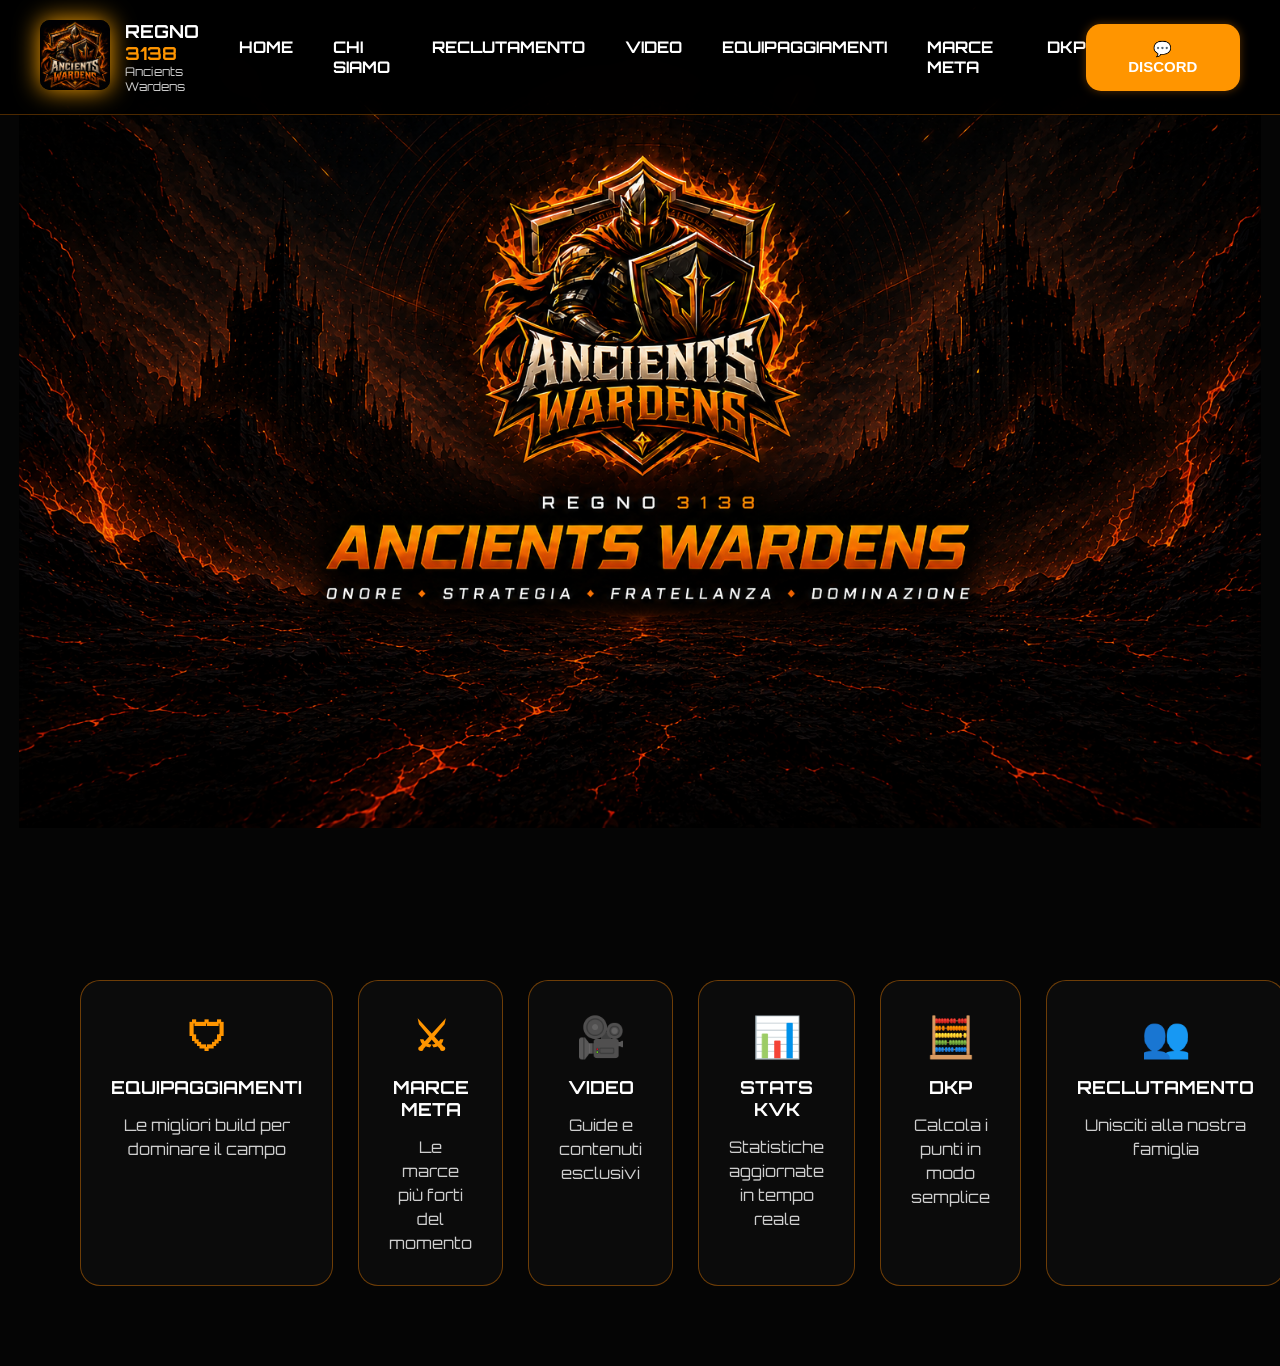
<file: index.html>
<!DOCTYPE html>
<html lang="it">
<head>
<meta charset="UTF-8">
<meta name="viewport" content="width=device-width,initial-scale=1">
<title>Regno 3138 | Ancients Wardens</title>

<link rel="stylesheet" href="style.css">

<link href="https://fonts.googleapis.com/css2?family=Orbitron:wght@400;600;700;800&display=swap" rel="stylesheet">

</head>

<body>

<nav>

<div class="logo-area">

<div class="logo">
<img src="assets/logo.png">
</div>

<div>

<h2>REGNO <span>3138</span></h2>

<p>Ancients Wardens</p>

</div>

</div>

<ul>

<li class="active">HOME</li>

<li><a href="chi-siamo.html">CHI SIAMO</a></li>

<li>RECLUTAMENTO</li>

<li>VIDEO</li>

<li>
<a href="equipaggiamenti.html">
EQUIPAGGIAMENTI
</a>
</li>

<li>
<a href="marcemeta.html">
MARCE META
</a>
</li>

<li>
<a href="dkp-calculator.html">
DKP
</a>
</li>

</ul>

<a href="https://discord.gg/dydZCmckdP" target="_blank">

<button class="discord-btn">

💬 DISCORD

</button>

</a>

</nav>


<section class="hero">

<div class="hero-content">

</section>

<section class="cards">

<div class="card">

<h3>🛡</h3>

<h2>EQUIPAGGIAMENTI</h2>

<p>
Le migliori build
per dominare il campo
</p>

</div>


<div class="card">

<h3>⚔</h3>

<h2>MARCE META</h2>

<p>
Le marce più forti
del momento
</p>

</div>


<div class="card">

<h3>🎥</h3>

<h2>VIDEO</h2>

<p>
Guide e contenuti
esclusivi
</p>

</div>


<div class="card">

<h3>📊</h3>

<h2>STATS KVK</h2>

<p>
Statistiche aggiornate
in tempo reale
</p>

</div>


<div class="card">

<h3>🧮</h3>

<h2>DKP</h2>

<p>
Calcola i punti
in modo semplice
</p>

</div>


<div class="card">

<h3>👥</h3>

<h2>RECLUTAMENTO</h2>

<p>
Unisciti
alla nostra famiglia
</p>

</div>

</section>

</body>
</html>
</file>
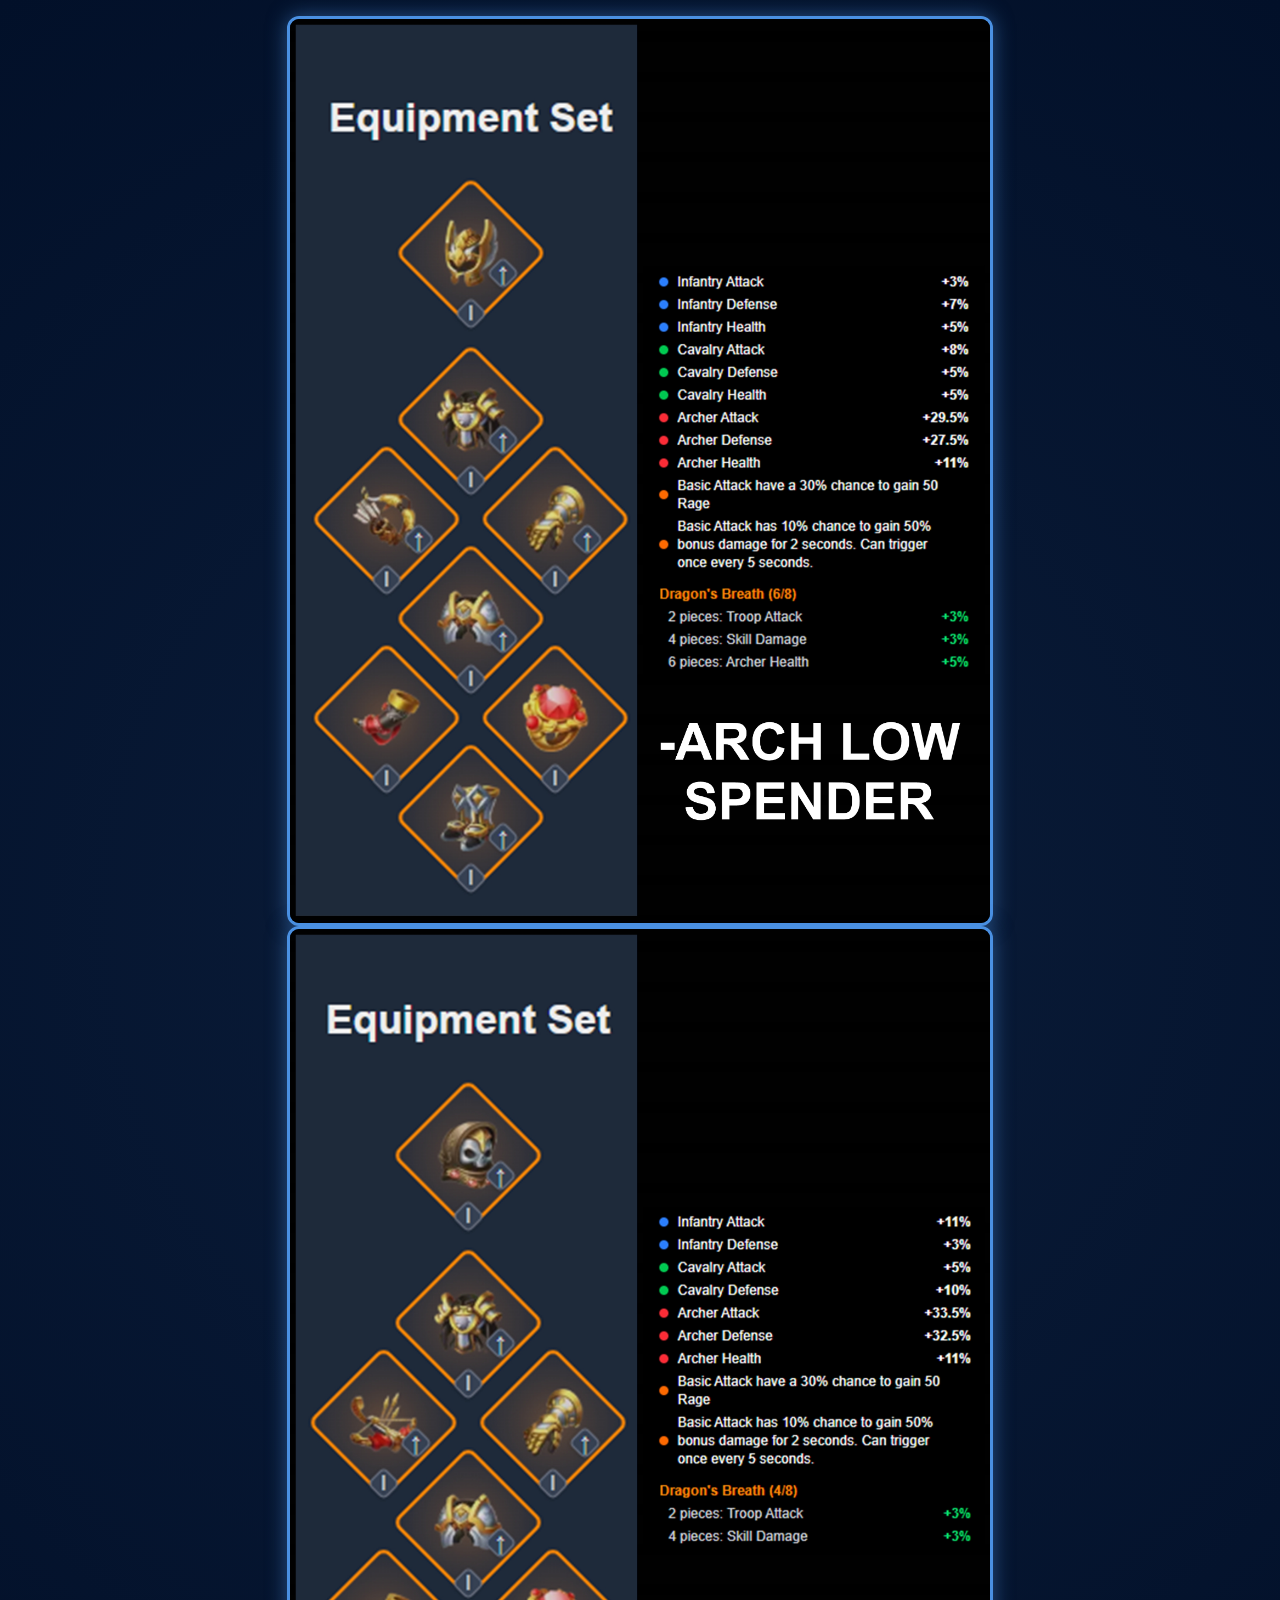
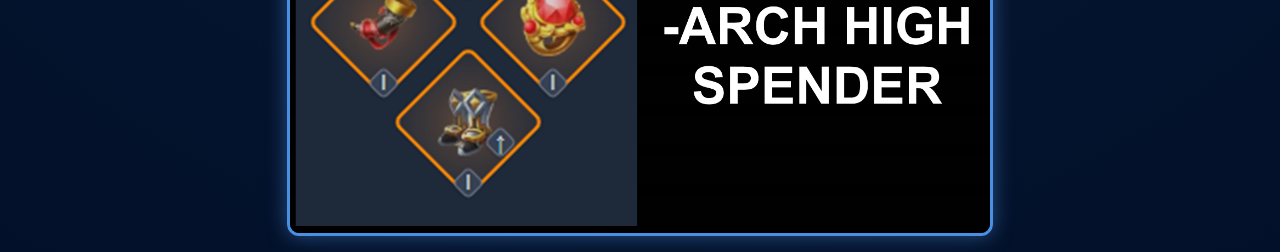
<file: arcieria.html>
<!DOCTYPE html>
<html lang="it">
<head>
  <meta charset="UTF-8" />
  <meta name="viewport" content="width=device-width, initial-scale=1" />
  <title>Arcieria - Regno 3138</title>
  <link href="https://fonts.googleapis.com/css2?family=MedievalSharp&display=swap" rel="stylesheet" />
  <style>
    body {
      margin: 0;
      font-family: 'MedievalSharp', cursive;
      background: radial-gradient(circle, #0b1d3a 0%, #021029 100%);
      display: flex;
      justify-content: center;
      align-items: center;
      min-height: 100vh;
      padding: 1rem;
      box-sizing: border-box;
    }

    .img-box img {
      width: 100%;
      max-width: 700px;
      border: 3px solid #4a90e2;
      border-radius: 12px;
      box-shadow: 0 0 20px rgba(74, 144, 226, 0.5);
      height: auto;
      display: block;
    }
  </style>
</head>
<body>
  <div class="img-box">
    <img src="archiLow.jpg" alt="archi Low">
    <img src="archiHigh.jpg" alt="archi High">
  </div>
</body>
</html>
</file>
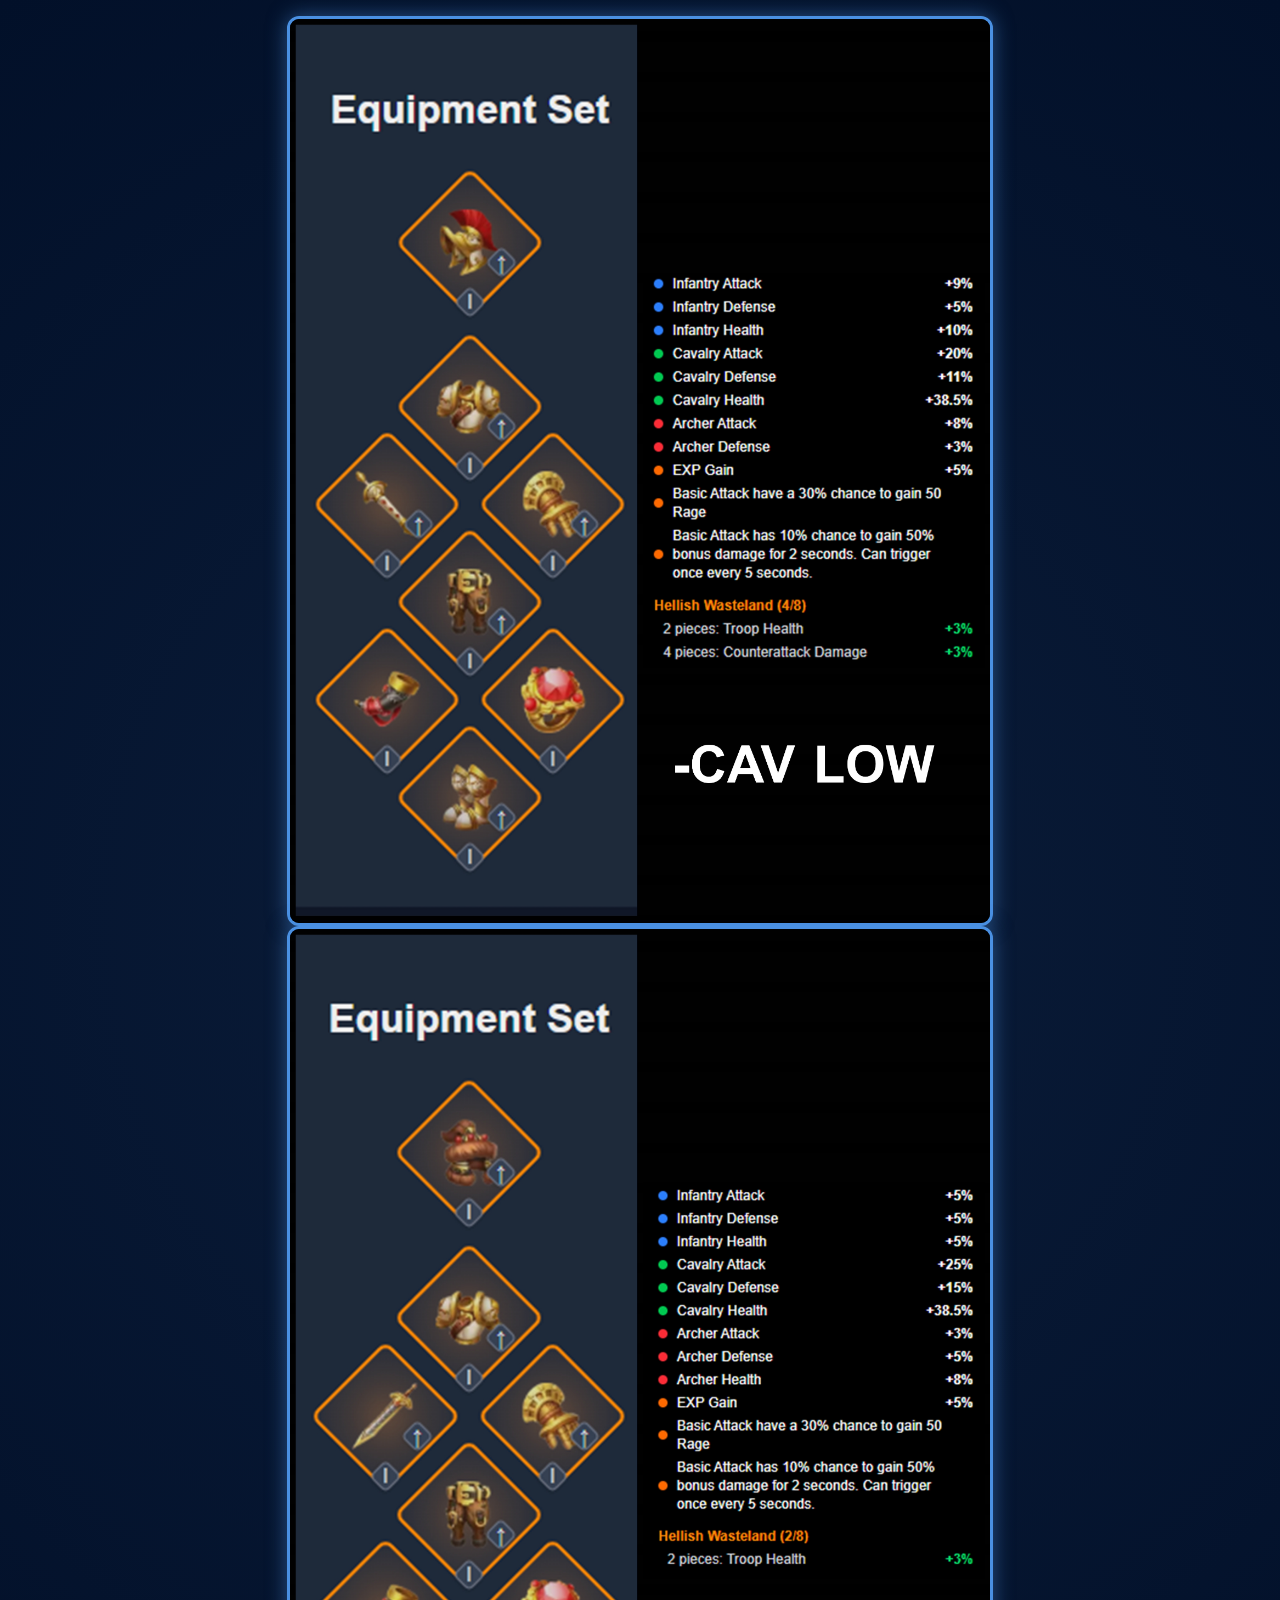
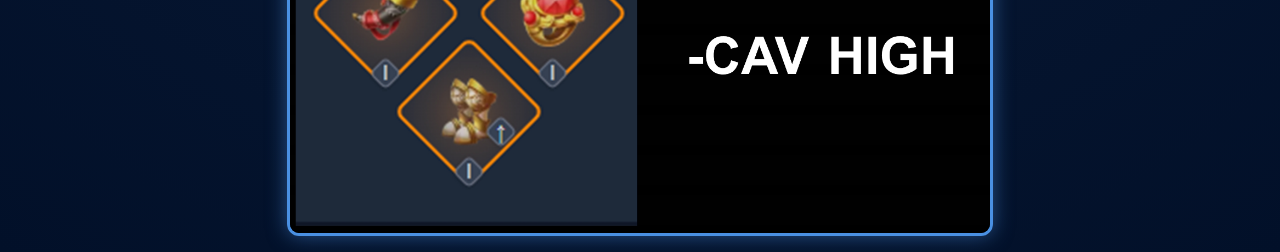
<file: cavalleria.html>
<!DOCTYPE html>
<html lang="it">
<head>
  <meta charset="UTF-8" />
  <meta name="viewport" content="width=device-width, initial-scale=1" />
  <title>Cavalleria - Regno 3138</title>
  <link href="https://fonts.googleapis.com/css2?family=MedievalSharp&display=swap" rel="stylesheet" />
  <style>
    body {
      margin: 0;
      font-family: 'MedievalSharp', cursive;
      background: radial-gradient(circle, #0b1d3a 0%, #021029 100%);
      display: flex;
      justify-content: center;
      align-items: center;
      min-height: 100vh;
      padding: 1rem;
      box-sizing: border-box;
    }

    .img-box img {
      width: 100%;
      max-width: 700px;
      border: 3px solid #4a90e2;
      border-radius: 12px;
      box-shadow: 0 0 20px rgba(74, 144, 226, 0.5);
      height: auto;
      display: block;
    }
  </style>
</head>
<body>
  <div class="img-box">
    <img src="cavalleriaLow.jpg" alt="cavalleria Low">
    <img src="cavalleriaHigh.jpg" alt="cavalleria High">
  </div>
</body>
</html>
</file>
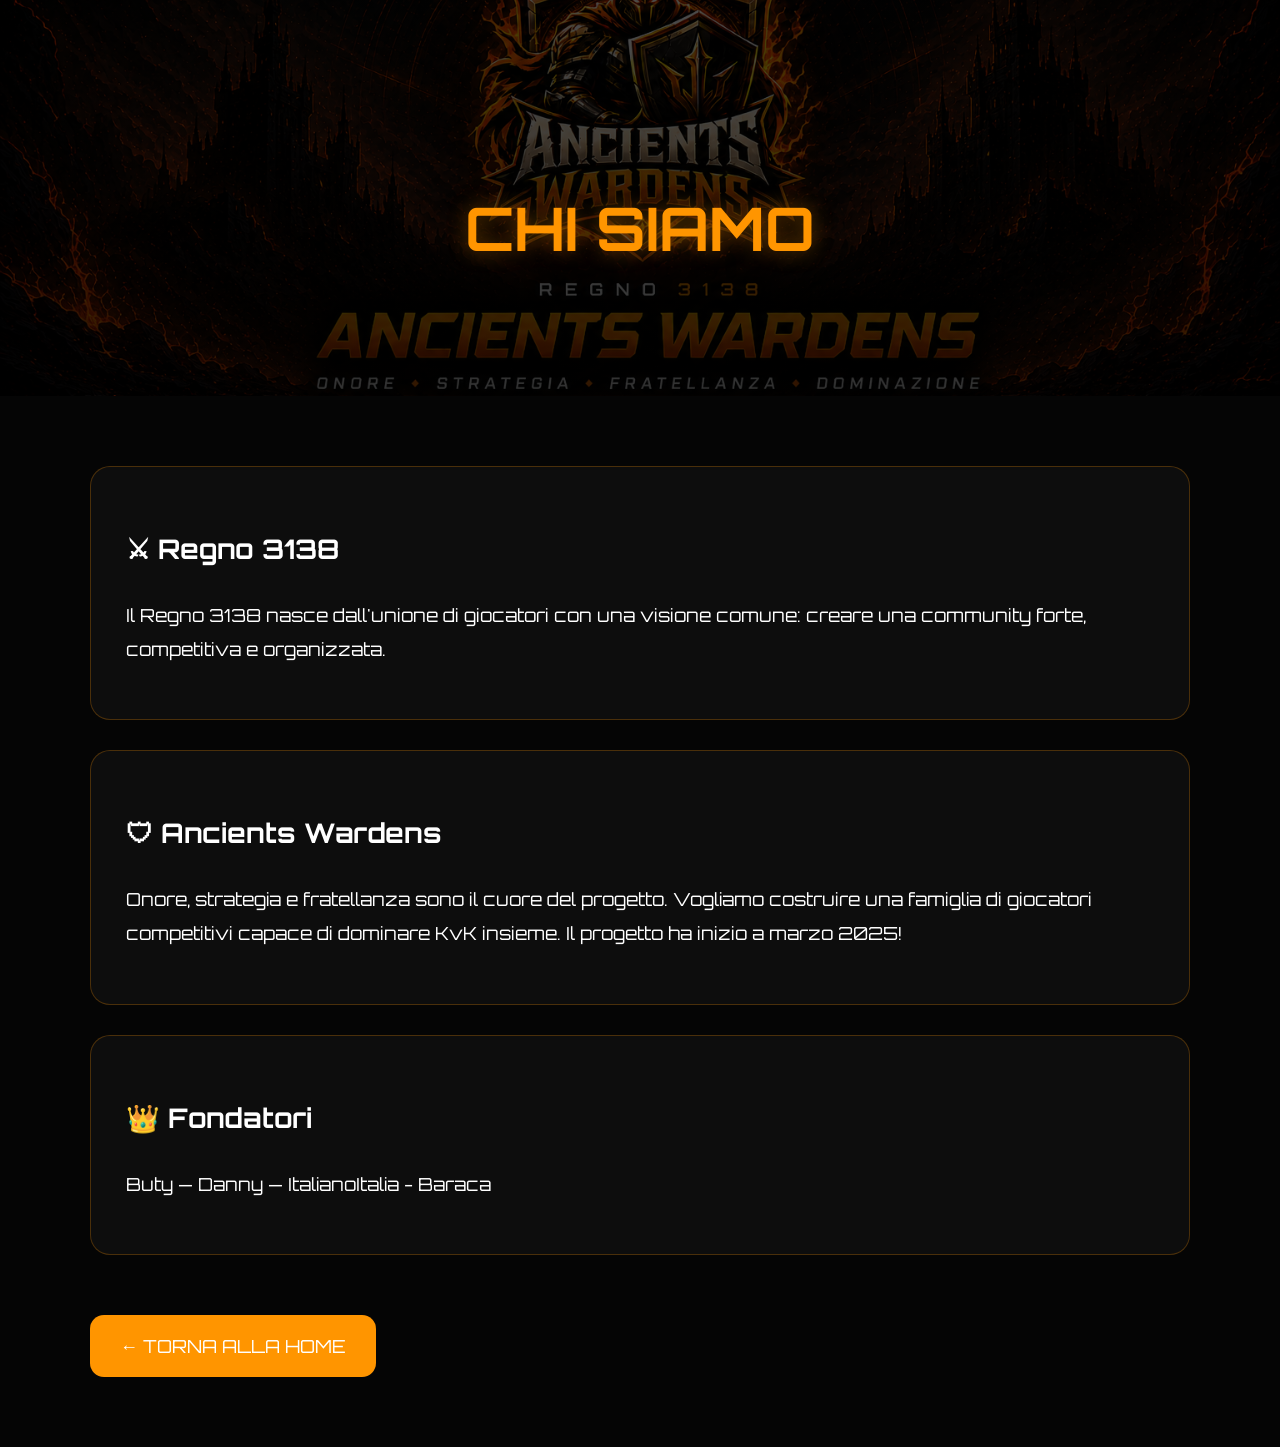
<file: chi-siamo.html>
<!DOCTYPE html>
<html lang="it">
<head>
<meta charset="UTF-8">
<meta name="viewport" content="width=device-width, initial-scale=1">
<title>Chi siamo | Regno 3138</title>

<link href="https://fonts.googleapis.com/css2?family=Orbitron:wght@400;700;900&display=swap" rel="stylesheet">

<style>

body{
margin:0;
background:#050505;
font-family:'Orbitron',sans-serif;
color:white;
}

.hero{

padding:140px 40px 80px;

text-align:center;

background:
linear-gradient(rgba(0,0,0,.7),rgba(0,0,0,.8)),
url("assets/background.jpg");

background-size:cover;
background-position:center;
}

.hero h1{

font-size:60px;

color:#ff9500;

text-shadow:0 0 20px rgba(255,149,0,.4);

}

.content{

max-width:1100px;

margin:auto;

padding:70px 30px;

line-height:1.9;

font-size:18px;

}

.card{

background:#0d0d0d;

padding:35px;

border-radius:20px;

border:1px solid rgba(255,149,0,.25);

margin-bottom:30px;

}

.back{

display:inline-block;

margin-top:30px;

padding:14px 30px;

background:#ff9500;

color:white;

text-decoration:none;

border-radius:14px;

}

</style>
</head>

<body>

<section class="hero">

<h1>CHI SIAMO</h1>

</section>

<div class="content">

<div class="card">

<h2>⚔ Regno 3138</h2>

<p>

Il Regno 3138 nasce dall'unione di giocatori con una visione comune:
creare una community forte, competitiva e organizzata.

</p>

</div>


<div class="card">

<h2>🛡 Ancients Wardens</h2>

<p>

Onore, strategia e fratellanza sono il cuore del progetto.
Vogliamo costruire una famiglia di giocatori competitivi
capace di dominare KvK insieme. Il progetto ha inizio a marzo 2025!

</p>

</div>

<div class="card">

<h2>👑 Fondatori</h2>

<p>

Buty — Danny — ItalianoItalia - Baraca

</p>

</div>

<a href="index.html" class="back">

← TORNA ALLA HOME

</a>

</div>

</body>
</html>
</file>
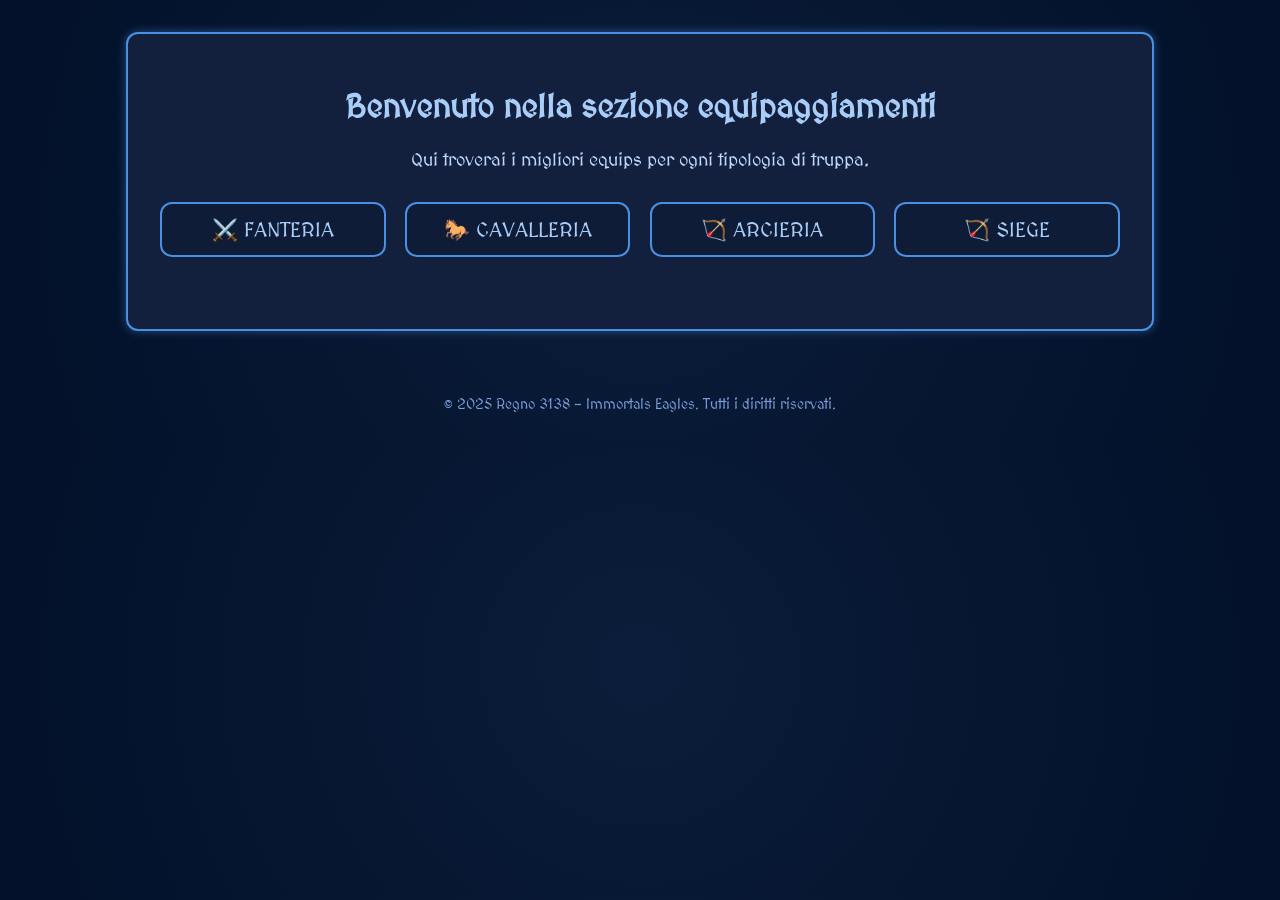
<file: equipaggiamenti.html>
<!DOCTYPE html>
<html lang="it">
<head>
  <meta charset="UTF-8" />
  <meta name="viewport" content="width=device-width, initial-scale=1" />
  <title>Sezione Equipaggiamenti - Regno 3138</title>
  <link href="https://fonts.googleapis.com/css2?family=MedievalSharp&display=swap" rel="stylesheet" />
  <style>
    body {
      margin: 0;
      font-family: 'MedievalSharp', cursive;
      background: radial-gradient(circle, #0b1d3a 0%, #021029 100%);
      color: #4a90e2;
      text-align: center;
      padding: 2rem;
    }

    .container {
      max-width: 960px;
      margin: 0 auto;
      background: #121f3d;
      border: 2px solid #4a90e2;
      border-radius: 12px;
      padding: 2rem;
      box-shadow: 0 0 10px #4a90e277;
    }

    h1 {
      color: #a8cdf9;
      font-size: 2rem;
      margin-bottom: 1.5rem;
    }

    p.intro {
      color: #c0d9ff;
      font-size: 1.1rem;
      margin-bottom: 2rem;
    }

    .troop-buttons {
      display: flex;
      flex-direction: column;
      gap: 1.2rem;
      align-items: center;
      margin-bottom: 2.5rem;
    }

    .troop-buttons a {
      background-color: #0f1c37;
      border: 2px solid #4a90e2;
      border-radius: 12px;
      color: #a8cdf9;
      font-size: 1.3rem;
      text-decoration: none;
      padding: 0.8rem 1.5rem;
      transition: all 0.3s ease;
      width: 220px;
      text-align: center;
    }

    .troop-buttons a:hover {
      background-color: #1e2d50;
      color: #82b1ff;
      box-shadow: 0 0 15px rgba(130, 177, 255, 0.5);
    }

    footer {
      margin-top: 4rem;
      font-size: 0.9rem;
      color: #7a9edb;
    }

    @media (min-width: 600px) {
      .troop-buttons {
        flex-direction: row;
        justify-content: center;
      }
    }
  </style>
</head>
<body>
  <div class="container">
    <h1>Benvenuto nella sezione equipaggiamenti</h1>
    <p class="intro">Qui troverai i migliori equips per ogni tipologia di truppa.</p>

    <div class="troop-buttons">
      <a href="fanteria.html">⚔️ FANTERIA</a>
      <a href="cavalleria.html">🐎 CAVALLERIA</a>
      <a href="arcieria.html">🏹 ARCIERIA</a>
      <a href="siege.html">🏹 SIEGE</a>
    </div>
  </div>

  <footer>
    &copy; 2025 Regno 3138 - Immortals Eagles. Tutti i diritti riservati.
  </footer>
</body>
</html>
</file>
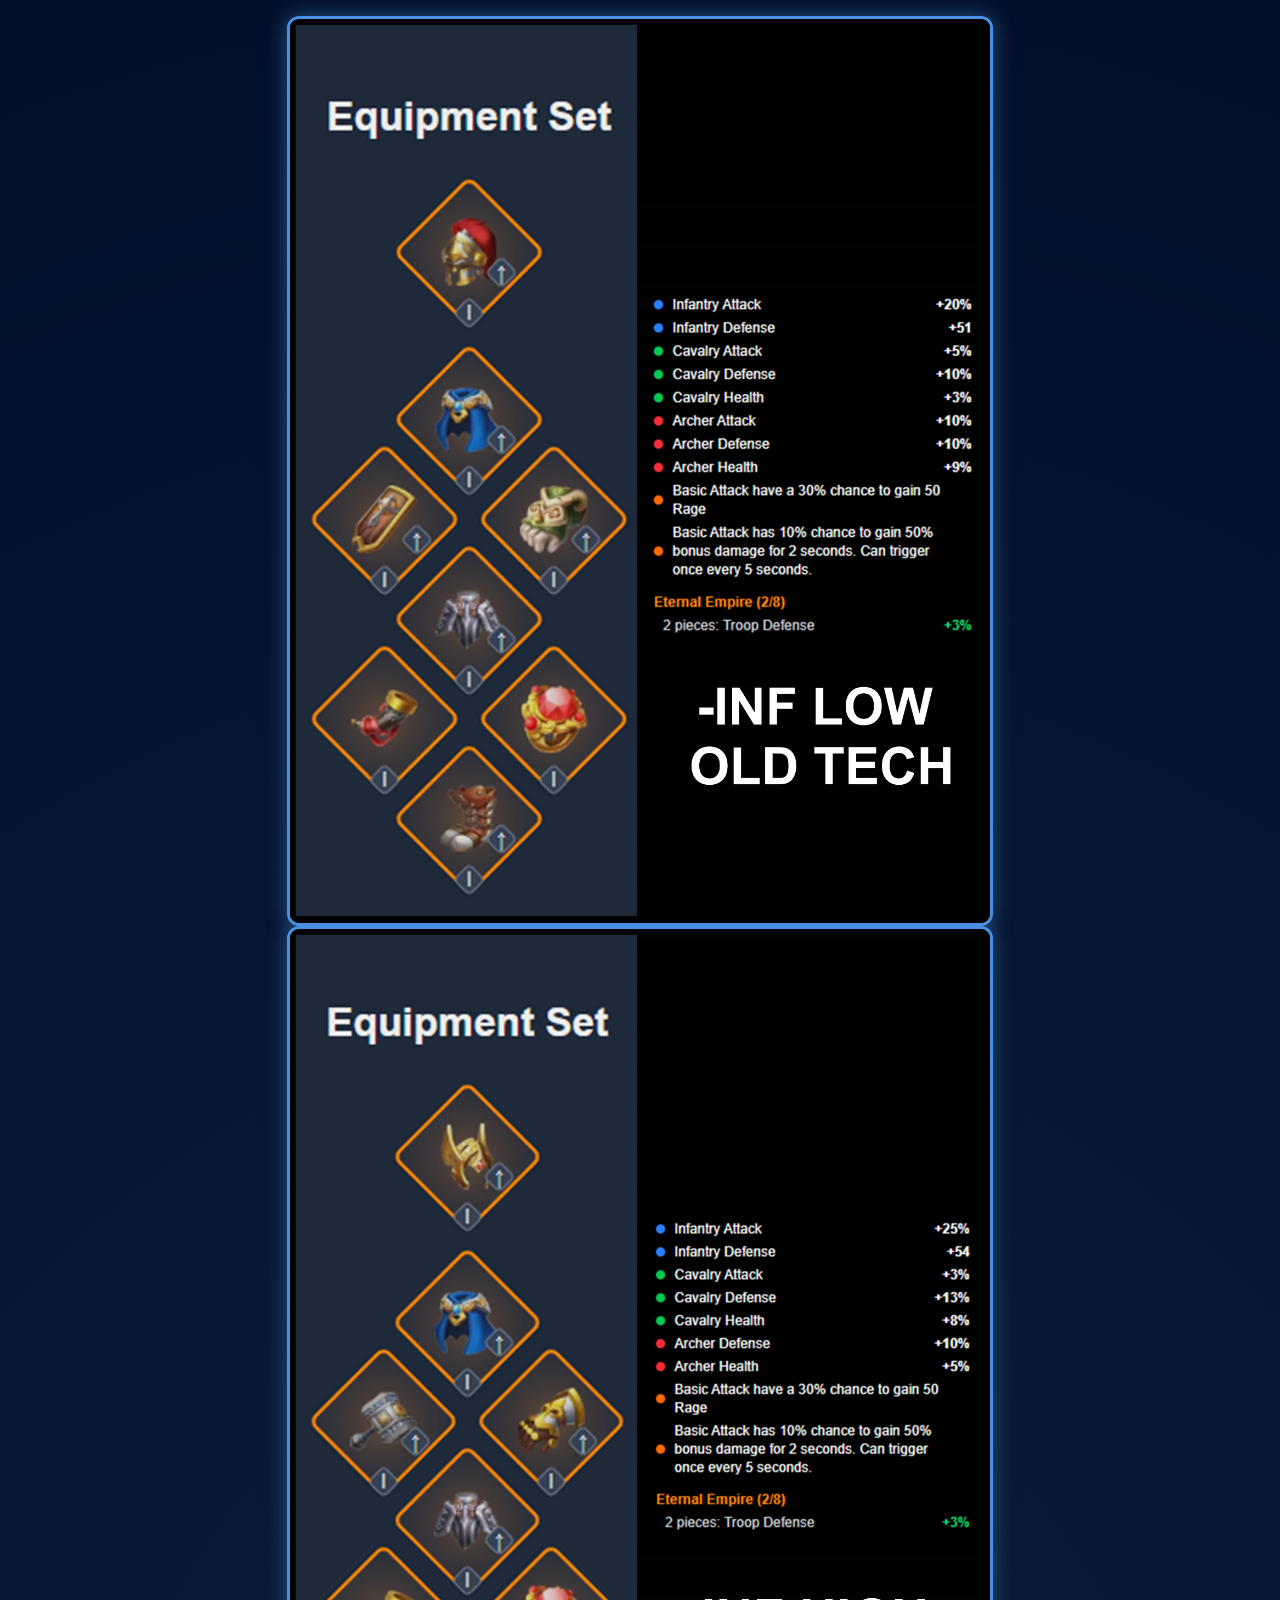
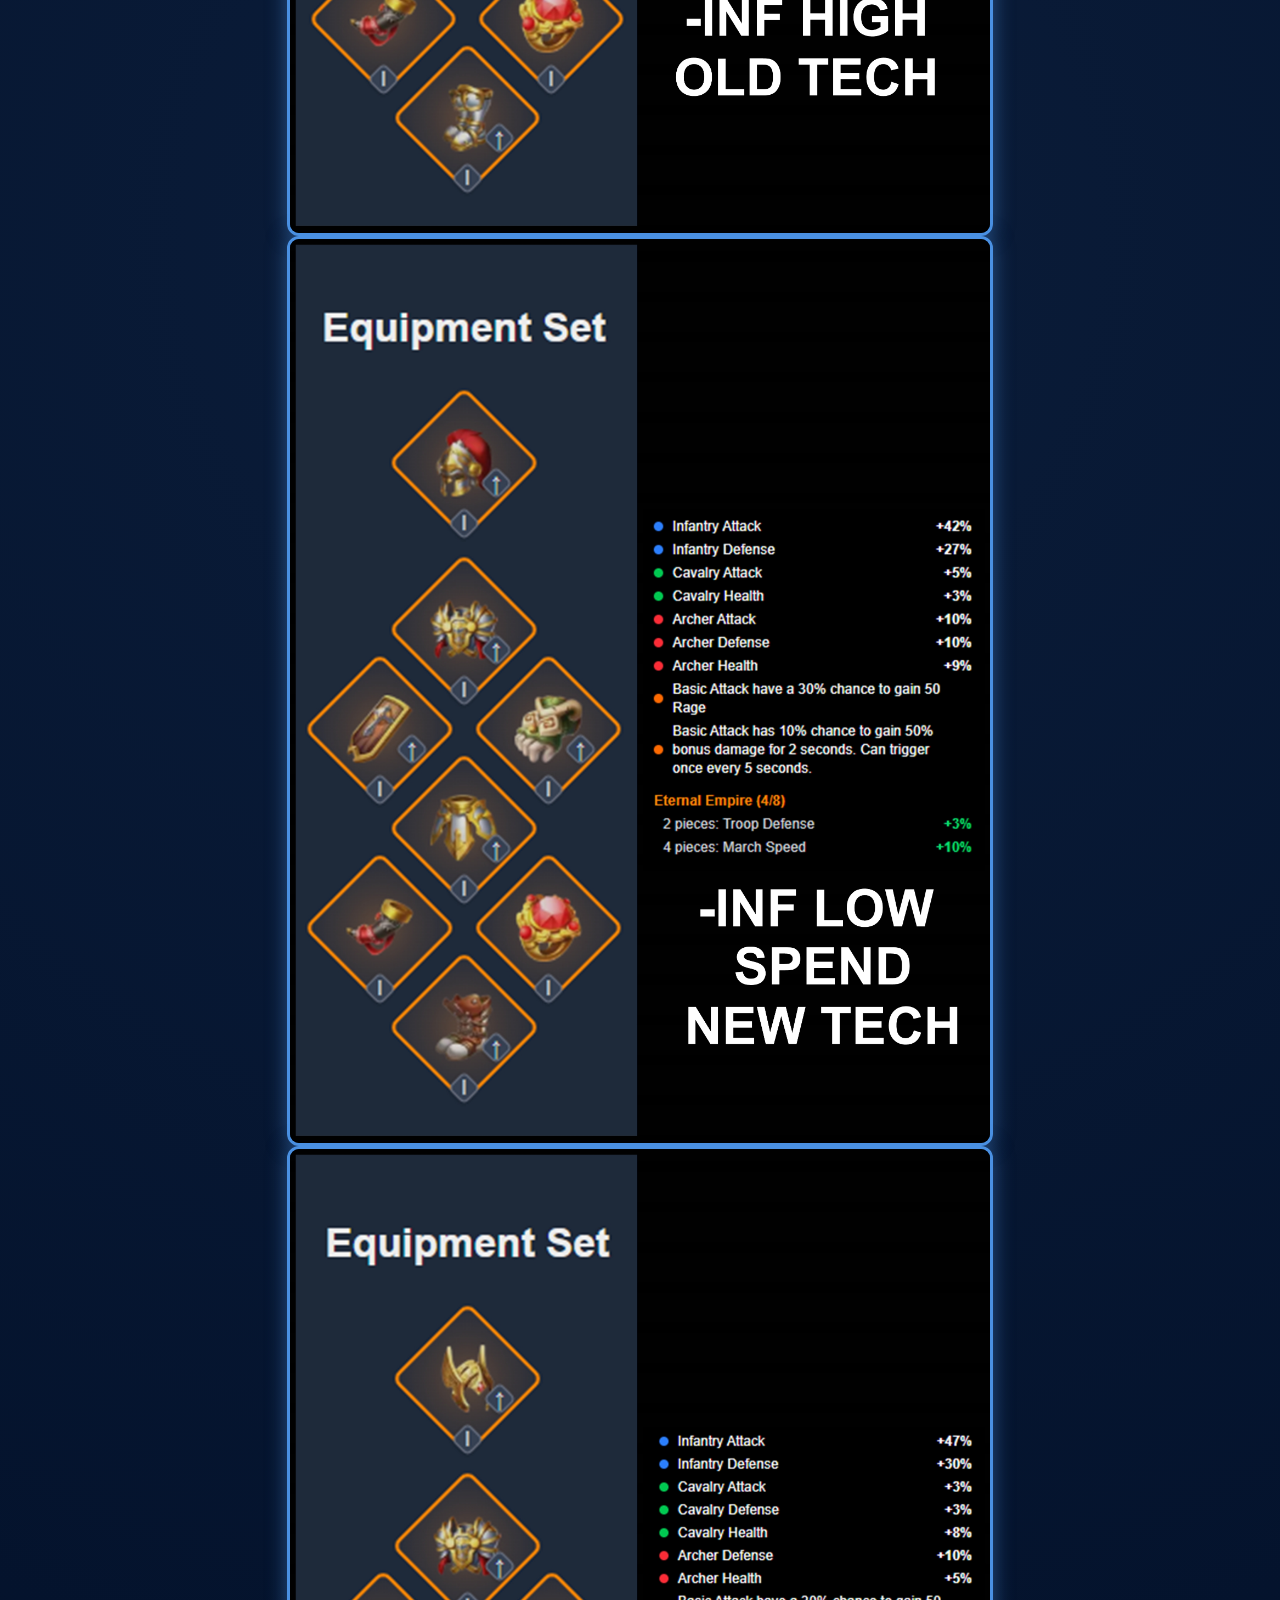
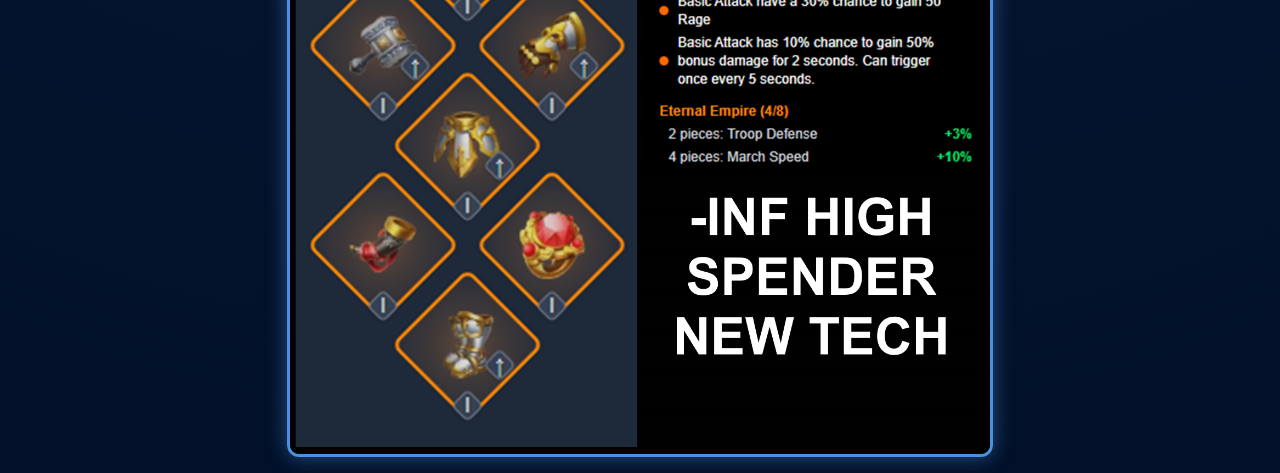
<file: fanteria.html>
<!DOCTYPE html>
<html lang="it">
<head>
  <meta charset="UTF-8" />
  <meta name="viewport" content="width=device-width, initial-scale=1" />
  <title>Fanteria - Regno 3138</title>
  <link href="https://fonts.googleapis.com/css2?family=MedievalSharp&display=swap" rel="stylesheet" />
  <style>
    body {
      margin: 0;
      font-family: 'MedievalSharp', cursive;
      background: radial-gradient(circle, #0b1d3a 0%, #021029 100%);
      display: flex;
      justify-content: center;
      align-items: center;
      min-height: 100vh;
      padding: 1rem;
      box-sizing: border-box;
    }

    .img-box img {
      width: 100%;
      max-width: 700px;
      border: 3px solid #4a90e2;
      border-radius: 12px;
      box-shadow: 0 0 20px rgba(74, 144, 226, 0.5);
      height: auto;
      display: block;
    }
  </style>
</head>
<body>
  <div class="img-box">
    <img src="fanteriaLowold.jpg" alt="fanteria Lowold">
    <img src="fanteriaHighold.jpg" alt="fanteria Highold">
    <img src="fanteriaLownew.jpg" alt="fanteria Lownew">
     <img src="fanteriaHighnew.jpg" alt="fanteria Highnew">
  </div>
</body>
</html>
</file>
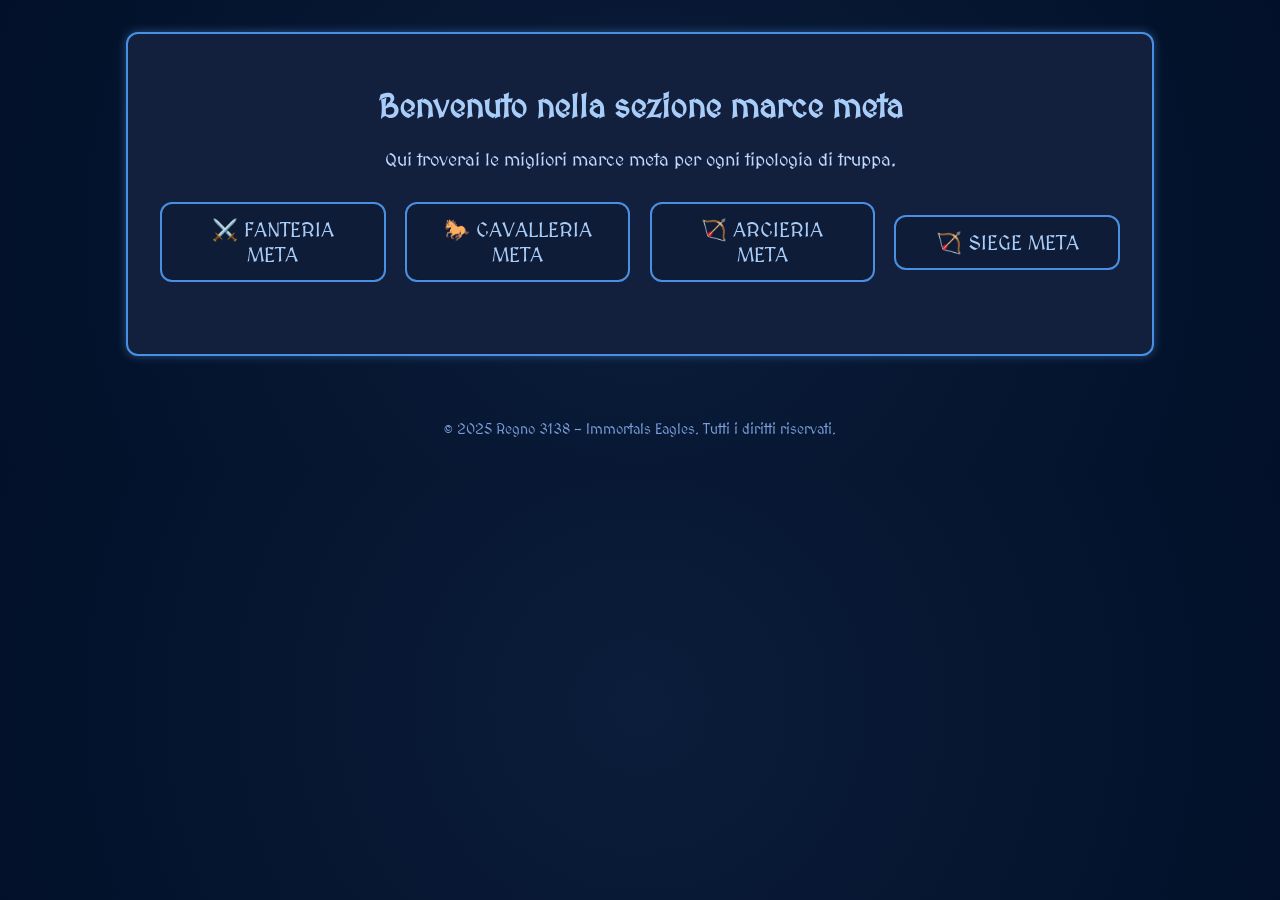
<file: marcemeta.html>
<!DOCTYPE html>
<html lang="it">
<head>
  <meta charset="UTF-8" />
  <meta name="viewport" content="width=device-width, initial-scale=1" />
  <title>Sezione Marce Meta - Regno 3138</title>
  <link href="https://fonts.googleapis.com/css2?family=MedievalSharp&display=swap" rel="stylesheet" />
  <style>
    body {
      margin: 0;
      font-family: 'MedievalSharp', cursive;
      background: radial-gradient(circle, #0b1d3a 0%, #021029 100%);
      color: #4a90e2;
      text-align: center;
      padding: 2rem;
    }

    .container {
      max-width: 960px;
      margin: 0 auto;
      background: #121f3d;
      border: 2px solid #4a90e2;
      border-radius: 12px;
      padding: 2rem;
      box-shadow: 0 0 10px #4a90e277;
    }

    h1 {
      color: #a8cdf9;
      font-size: 2rem;
      margin-bottom: 1.5rem;
    }

    p.intro {
      color: #c0d9ff;
      font-size: 1.1rem;
      margin-bottom: 2rem;
    }

    .troop-buttons {
      display: flex;
      flex-direction: column;
      gap: 1.2rem;
      align-items: center;
      margin-bottom: 2.5rem;
    }

    .troop-buttons a {
      background-color: #0f1c37;
      border: 2px solid #4a90e2;
      border-radius: 12px;
      color: #a8cdf9;
      font-size: 1.3rem;
      text-decoration: none;
      padding: 0.8rem 1.5rem;
      transition: all 0.3s ease;
      width: 220px;
      text-align: center;
    }

    .troop-buttons a:hover {
      background-color: #1e2d50;
      color: #82b1ff;
      box-shadow: 0 0 15px rgba(130, 177, 255, 0.5);
    }

    footer {
      margin-top: 4rem;
      font-size: 0.9rem;
      color: #7a9edb;
    }

    @media (min-width: 600px) {
      .troop-buttons {
        flex-direction: row;
        justify-content: center;
      }
    }
  </style>
</head>
<body>
  <div class="container">
    <h1>Benvenuto nella sezione marce meta</h1>
    <p class="intro">Qui troverai le migliori marce meta per ogni tipologia di truppa.</p>

    <div class="troop-buttons">
      <a href="fanteriameta.html">⚔️ FANTERIA META</a>
      <a href="cavalleriameta.html">🐎 CAVALLERIA META</a>
      <a href="arcieriameta.html">🏹 ARCIERIA META</a>
      <a href="siegemeta.html">🏹 SIEGE META</a>
    </div>
  </div>

  <footer>
    &copy; 2025 Regno 3138 - Immortals Eagles. Tutti i diritti riservati.
  </footer>
</body>
</html>
</file>
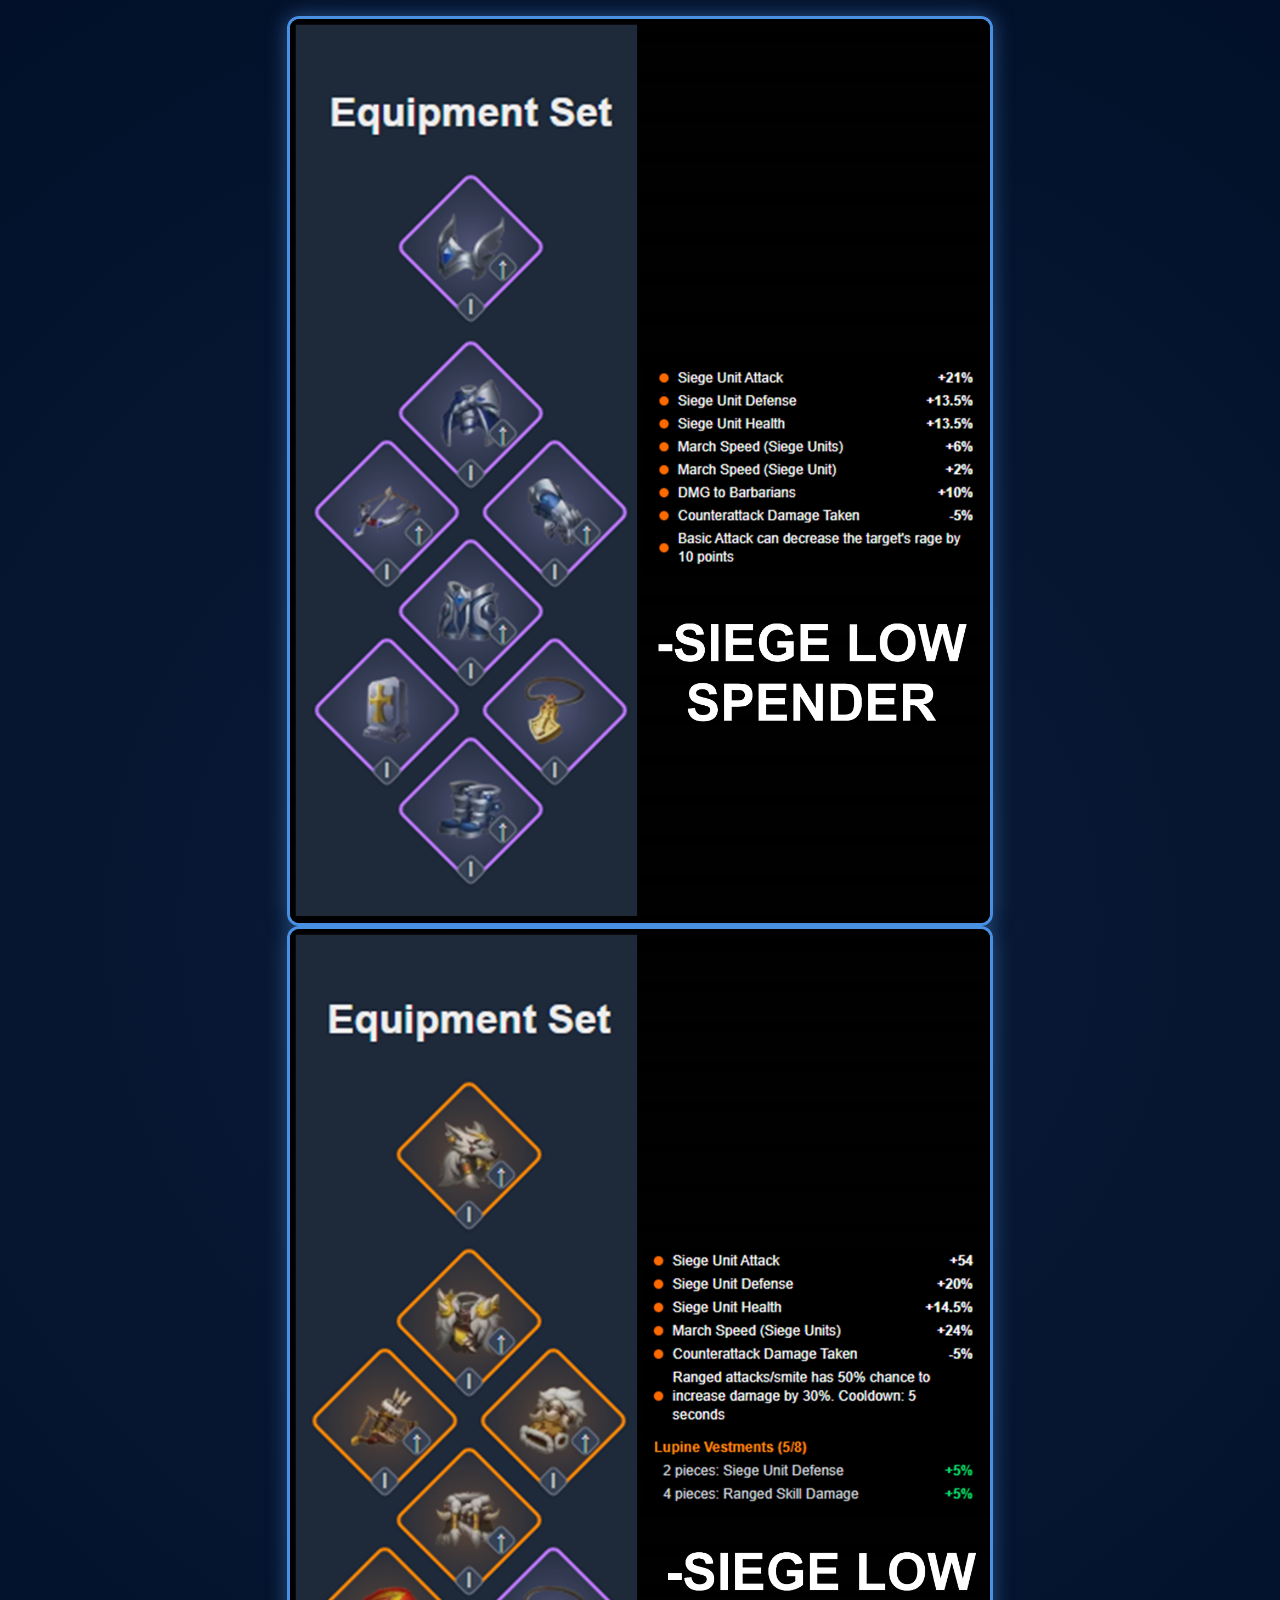
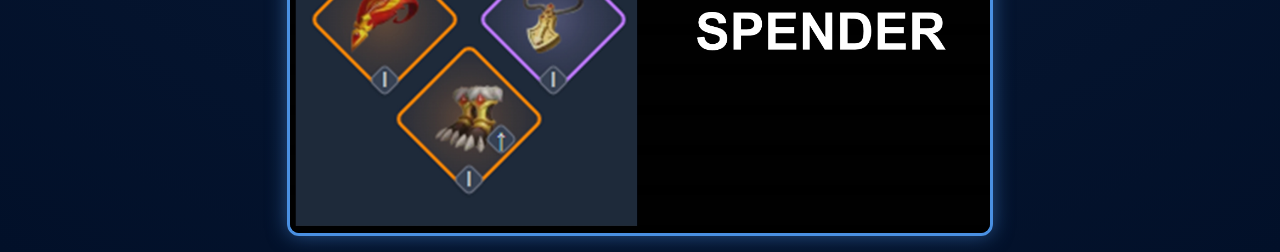
<file: siege.html>
<!DOCTYPE html>
<html lang="it">
<head>
  <meta charset="UTF-8" />
  <meta name="viewport" content="width=device-width, initial-scale=1" />
  <title>Siege - Regno 3138</title>
  <link href="https://fonts.googleapis.com/css2?family=MedievalSharp&display=swap" rel="stylesheet" />
  <style>
    body {
      margin: 0;
      font-family: 'MedievalSharp', cursive;
      background: radial-gradient(circle, #0b1d3a 0%, #021029 100%);
      display: flex;
      justify-content: center;
      align-items: center;
      min-height: 100vh;
      padding: 1rem;
      box-sizing: border-box;
    }

    .img-box img {
      width: 100%;
      max-width: 700px;
      border: 3px solid #4a90e2;
      border-radius: 12px;
      box-shadow: 0 0 20px rgba(74, 144, 226, 0.5);
      height: auto;
      display: block;
    }
  </style>
</head>
<body>
  <div class="img-box">
    <img src="siegeLow.jpg" alt="siege Low">
    <img src="siegeHigh.jpg" alt="siege High">
  </div>
</body>
</html>
</file>
<file: style.css>
@import url('https://fonts.googleapis.com/css2?family=Orbitron:wght@400;700;900&display=swap');

*{
margin:0;
padding:0;
box-sizing:border-box;
}

body{
font-family:'Orbitron',sans-serif;
background:#050505;
color:white;
overflow-x:hidden;
}

/* HERO */

.hero{
min-height:100vh;

background:url("assets/background.jpg");
background-size:97%;
background-position:center top;
background-repeat:no-repeat;

display:flex;
flex-direction:column;
align-items:center;
justify-content:center;
text-align:center;

position:relative;
padding-top:120px;
}

/* NAVBAR */

nav{
position:fixed;
top:0;
left:0;
width:100%;

padding:20px 40px;

display:flex;
justify-content:space-between;
align-items:center;

background:rgba(0,0,0,.85);
backdrop-filter:blur(15px);

z-index:1000;

border-bottom:1px solid rgba(255,136,0,.3);
}

.logo-area{
display:flex;
align-items:center;
gap:15px;
}

.logo-area img{
width:70px;
height:70px;

object-fit:cover;

border-radius:10px;

box-shadow:0 0 25px orange;
}

.logo-area h2{
font-size:18px;
}

.logo-area span{
color:#ff9500;
}

.logo-area p{
font-size:12px;
opacity:.8;
}

/* MENU */

nav ul{
display:flex;
list-style:none;
gap:40px;
}

nav ul li{
font-weight:700;
cursor:pointer;
}

nav ul li a{
color:white;
text-decoration:none;
transition:.3s;
}

nav ul li a:hover{
color:#ff9500;
text-shadow:0 0 15px orange;
}

/* DISCORD */

.discord-btn{
padding:16px 38px;

background:#ff9500;

border:none;

border-radius:15px;

color:white;

font-weight:bold;

font-size:15px;

cursor:pointer;

box-shadow:0 0 10px rgba(255,136,0,.35);

transition:.3s;
}

.discord-btn:hover{
transform:translateY(-2px);

box-shadow:0 0 18px rgba(255,136,0,.6);
}

/* TESTI HERO */

.realm{
letter-spacing:8px;
font-size:25px;
margin-bottom:15px;
}

.hero h1{
font-size:90px;

background:linear-gradient(to bottom,#ffcb66,#ff8800);

-webkit-background-clip:text;
-webkit-text-fill-color:transparent;

text-shadow:0 0 35px orange;

margin-bottom:25px;
}

.subtitle{
font-size:24px;
margin-bottom:40px;
opacity:.9;
}

/* BOTTONI */

.buttons{
display:flex;
gap:25px;
margin-top:40px;
}

.btn,
.buttons button{

padding:22px 50px;

border-radius:18px;

border:none;

font-family:'Orbitron',sans-serif;

font-weight:900;

cursor:pointer;

transition:.3s;
}

.primary,
.buttons button:first-child{

background:#ff9500;
color:white;

box-shadow:0 0 40px orange;
}

.secondary,
.buttons button:last-child{

background:transparent;

border:2px solid orange;

color:white;
}

.buttons button:hover{
transform:translateY(-3px);
}

/* CARDS */

.cards{
display:grid;

grid-template-columns:repeat(6,1fr);

gap:25px;

padding:80px;

background:#050505;
}

.card{
background:#0b0b0b;

padding:30px;

border:1px solid rgba(255,136,0,.4);

border-radius:20px;

text-align:center;

transition:.4s;
}

.card:hover{
transform:translateY(-10px);

box-shadow:0 0 30px orange;
}

.card h3{
margin-bottom:15px;
color:#ff9500;
font-size:40px;
}

.card h2{
margin-bottom:15px;
font-size:18px;
}

.card p{
opacity:.8;
line-height:1.5;
}

/* RESPONSIVE */

@media(max-width:1200px){

.cards{
grid-template-columns:repeat(3,1fr);
}

.hero h1{
font-size:60px;
}

}

@media(max-width:700px){

nav{
flex-direction:column;
gap:20px;
}

nav ul{
gap:15px;
flex-wrap:wrap;
justify-content:center;
}

.cards{
grid-template-columns:1fr;
padding:30px;
}

.hero h1{
font-size:40px;
}

.buttons{
flex-direction:column;
}

}

/* ================= MOBILE ================= */

@media screen and (max-width:768px){

nav{
flex-direction:column;
padding:15px;
gap:15px;
}

.logo-area{
flex-direction:column;
text-align:center;
gap:10px;
}

.logo-area img{
width:90px;
height:90px;
}

.logo-text h2{
font-size:20px;
}

.logo-text p{
font-size:14px;
}

nav ul{
display:flex;
flex-wrap:wrap;
justify-content:center;
gap:18px;
padding:0;
}

nav ul li{
font-size:14px;
}

.discord-btn{
padding:18px 50px;
font-size:18px;
width:fit-content;
}

.hero{
padding-top:350px;
min-height:auto;

background-size:cover;
background-position:center;
}

.hero-logo{
width:280px !important;
max-width:80%;
}

.realm{
font-size:18px;
letter-spacing:4px;
}

.hero h1{
font-size:42px;
line-height:1.1;
padding:0 15px;
}

.subtitle{
font-size:16px;
padding:0 20px;
line-height:1.5;
}

.cards{
grid-template-columns:1fr;
padding:30px;
gap:20px;
}

.card{
padding:25px;
}

}
</file>
